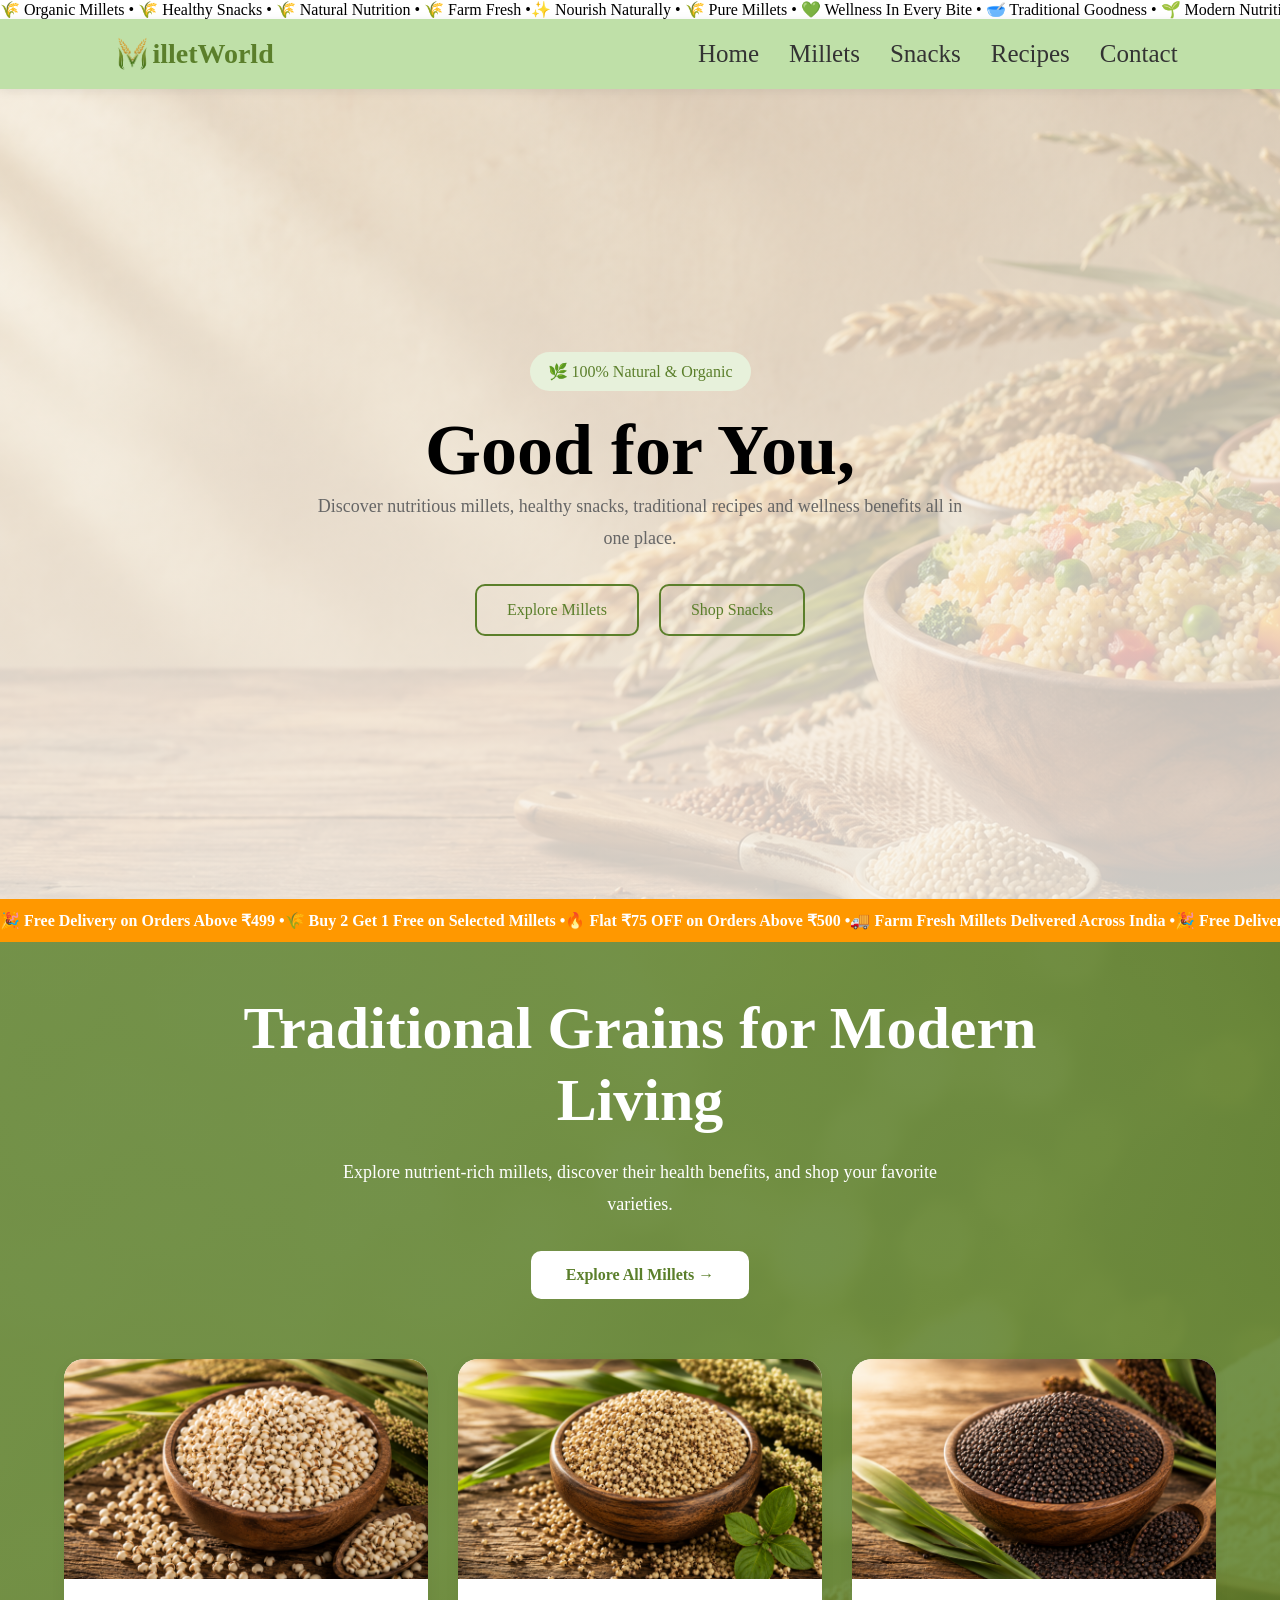
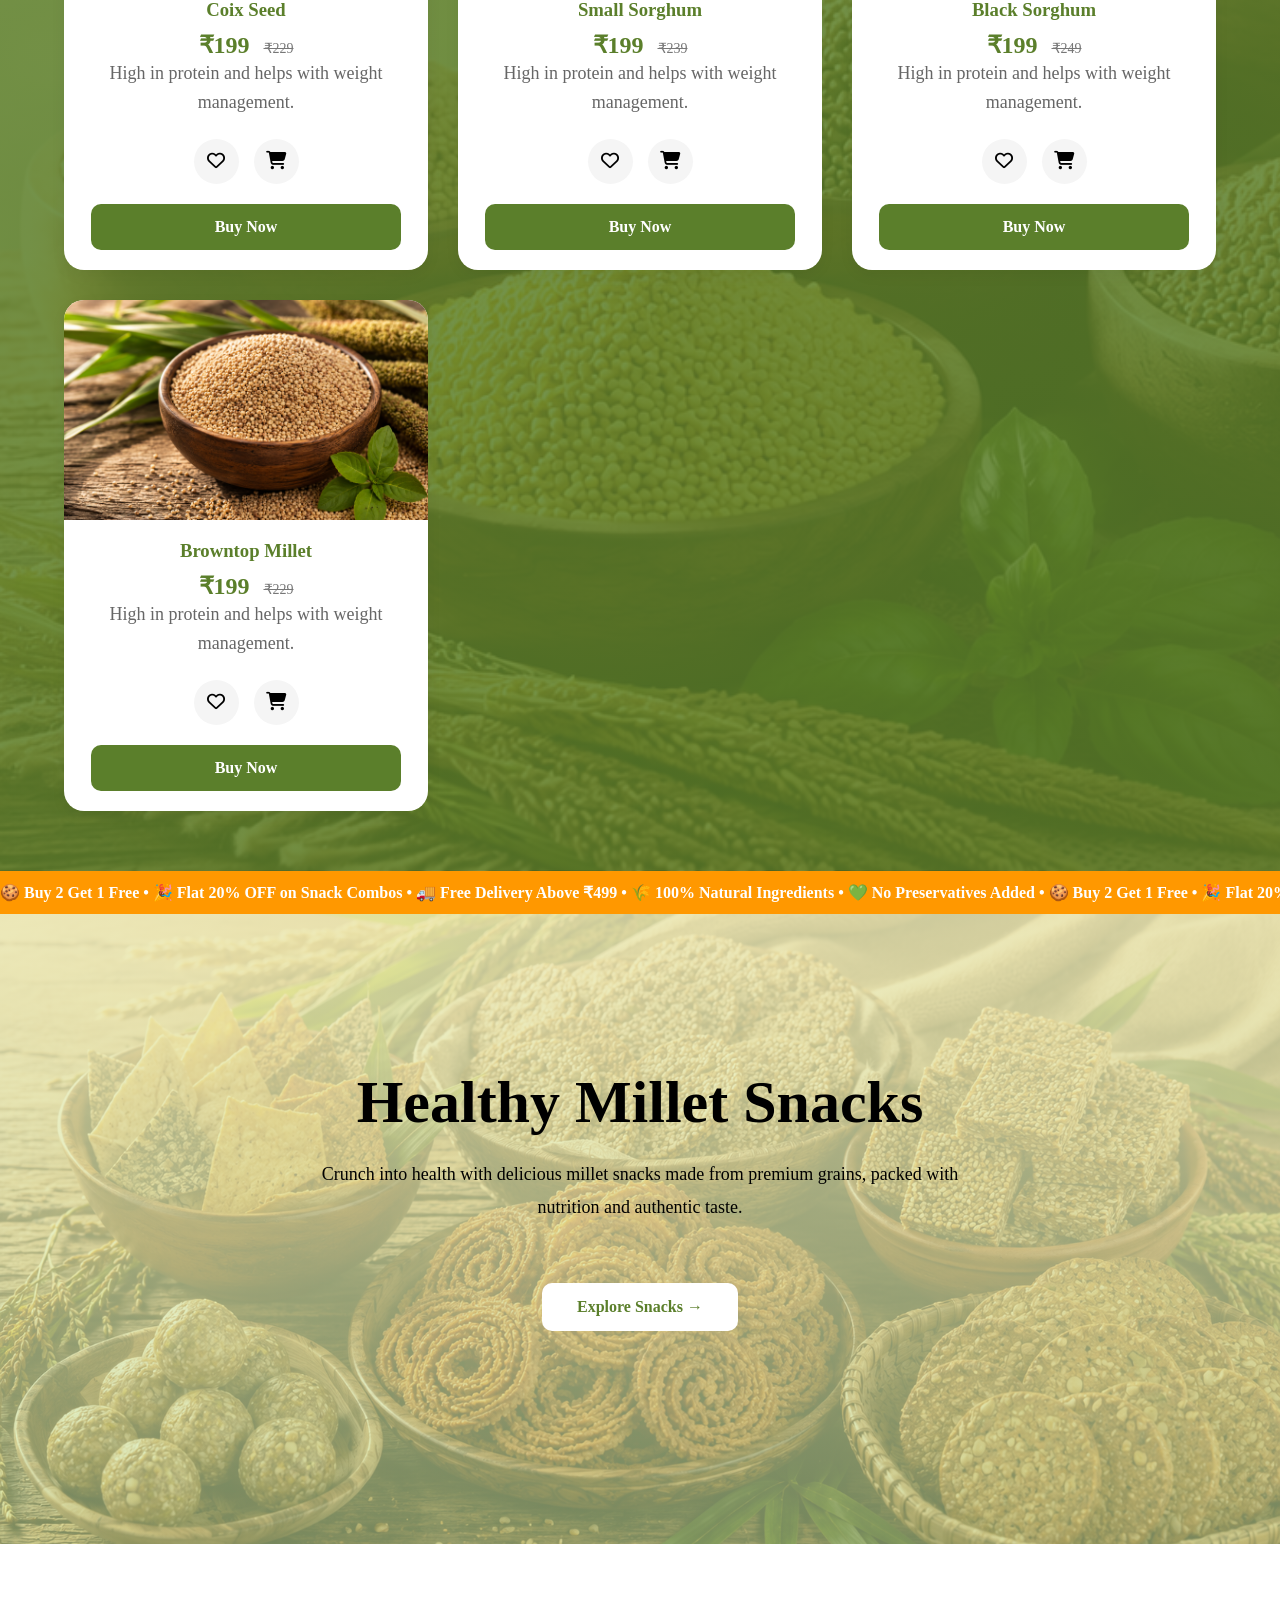
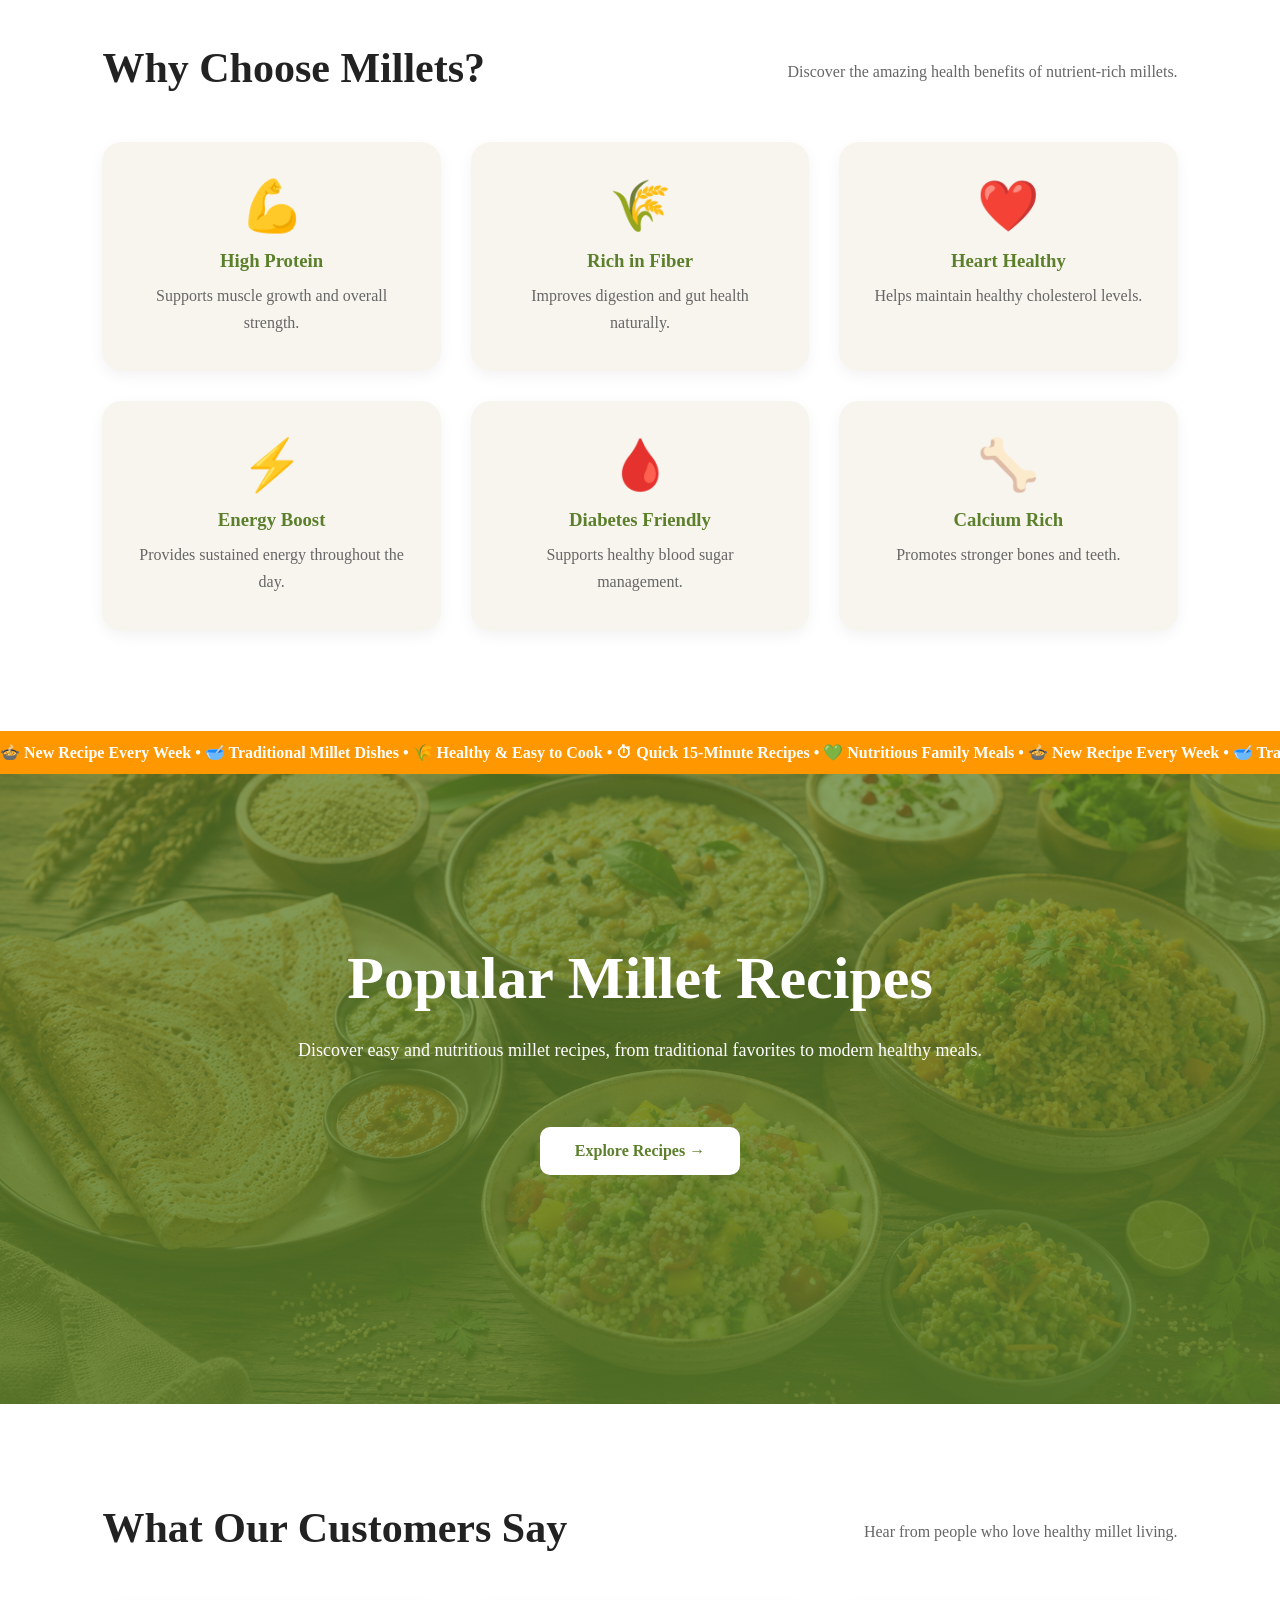
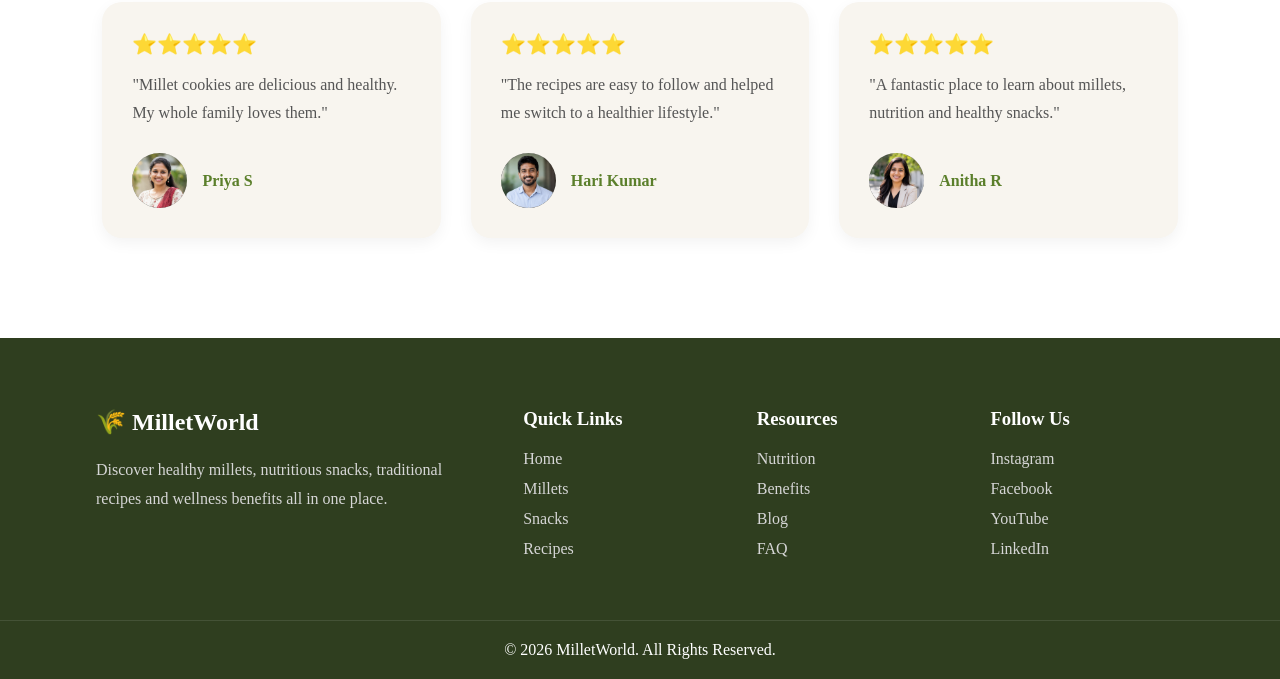
<file: index.html>
<!DOCTYPE html>
<html lang="en">

<head>
    <meta charset="UTF-8">
    <meta name="viewport" content="width=device-width, initial-scale=1.0">
    <title>MilletWorld</title>
    <link rel="stylesheet" href="./index.css" />
    <link rel="stylesheet" href="./featured.css" />
    <link
        href="https://fonts.googleapis.com/css2?family=Cormorant+Garamond:wght@500;600;700&family=Poppins:wght@300;400;500;600&display=swap"
        rel="stylesheet">
    <link rel="stylesheet" href="https://cdnjs.cloudflare.com/ajax/libs/font-awesome/6.5.1/css/all.min.css">
</head>

<body>

    <div class="marquee">
        <span>
            🌾 Organic Millets • 🌾 Healthy Snacks • 🌾 Natural Nutrition • 🌾 Farm Fresh •✨ Nourish Naturally • 🌾 Pure
            Millets • 💚 Wellness In Every Bite • 🥣 Traditional Goodness • 🌱 Modern Nutrition • 🌾 Organic Millets •
            🌾 Healthy Snacks • 🌾 Natural Nutrition • 🌾 Farm Fresh •✨ Nourish Naturally • 🌾 Pure
            Millets • 💚 Wellness In Every Bite • 🥣 Traditional Goodness • 🌱 Modern Nutrition •
        </span>
    </div>
    <!-- navbar section -->
    <nav class="navbar">

        <div class="logo">
            <img src="./image/logo-removebg-preview.png" alt="MilletWorld Logo">
            <span>illetWorld</span>
        </div>

        <ul class="nav-links">
            <li><a href="./index.html">Home</a></li>
            <li><a href="./featured.html">Millets</a></li>
            <li><a href="./snacks.html">Snacks</a></li>
            <li><a href="./recipes.html">Recipes</a></li>
            <li><a href="#contact">Contact</a></li>

        </ul>
        <!-- <div class="nav-icons">
                <i class="fa-solid fa-magnifying-glass"></i>
                <i class="fa-solid fa-cart-shopping"></i>
            </div> -->

        <div class="menu-container">
            <button class="menu-btn"><i class="fa-solid fa-bars" style="color: rgb(0, 0, 0);"></i></button>
            <ul class="mobile-menu">
                <li><a href="./index.html">Home</a></li>
                <li><a href="./featured.html">Millets</a></li>
                <li><a href="./snacks.html">Snacks</a></li>
                <li><a href="./recipes.html">Recipes</a></li>
                <li><a href="#contact">Contact</a></li>
            </ul>
        </div>
    </nav>

    <!-- Hero banner section -->
    <section id="home" class="hero">

        <div class="hero-content">

            <span class="hero-badge">
                🌿 100% Natural & Organic
            </span>

            <h1>
                Good for You,<br>
                <span class="typing"></span>
            </h1>

            <p>
                Discover nutritious millets, healthy snacks,
                traditional recipes and wellness benefits
                all in one place.
            </p>

            <div class="hero-buttons">
                <a href="./featured.html" class="btn-primary">
                    Explore Millets
                </a>

                <a href="./snacks.html" class="btn-secondary">
                    Shop Snacks
                </a>
            </div>

        </div>
    </section>
    <div class="offer-bar">
        <div class="offer-track">
            🎉 Free Delivery on Orders Above ₹499 •🌾 Buy 2 Get 1 Free on Selected Millets •🔥 Flat ₹75 OFF on Orders
            Above ₹500 •🚚 Farm Fresh Millets Delivered Across India •🎉 Free Delivery on Orders Above ₹499 •🌾 Buy 2
            Get 1 Free on Selected Millets •
        </div>

    </div>
    <section class="millet-banner">

        <div class="banner-content">

            <h2>Traditional Grains for Modern Living</h2>

            <p>
                Explore nutrient-rich millets, discover their health benefits,
                and shop your favorite varieties.
            </p>

            <a href="./featured.html" class="banner-btn">
                Explore All Millets →
            </a>

        </div>
        <div class="millet-grid" style="margin-bottom: 10px;">
            <div class="millet-card">
                <img src="./image/Coix Seed.png" alt="Coix Seed">
                <h3>Coix Seed</h3>
                <div class="price">
                    ₹199
                    <span class="old-price">₹229</span>
                </div>
                <p>High in protein and helps with weight management.</p>
                <div class="card-icons">
                    <button class="fav-btn">
                        <i class="fa-regular fa-heart"></i>
                    </button>

                    <button class="cart-btn ">
                        <i class="fa-solid fa-cart-shopping"></i>
                    </button>
                </div>

                <button class="buy-btn">
                    Buy Now
                </button>
            </div>

            <div class="millet-card">
                <img src="./image/Small Sorghum.png" alt="Small Sorghum">
                <h3>Small Sorghum</h3>
                <div class="price">
                    ₹199
                    <span class="old-price">₹239</span>
                </div>
                <p>High in protein and helps with weight management.</p>
                <div class="card-icons">
                    <button class="fav-btn">
                        <i class="fa-regular fa-heart"></i>
                    </button>

                    <button class="cart-btn">
                        <i class="fa-solid fa-cart-shopping"></i>
                    </button>
                </div>

                <button class="buy-btn">
                    Buy Now
                </button>
            </div>
            <div class="millet-card">
                <img src="./image/Black Sorghum.png" alt="Black Sorghum">
                <h3>Black Sorghum</h3>
                <div class="price">
                    ₹199
                    <span class="old-price">₹249</span>
                </div>
                <p>High in protein and helps with weight management.</p>
                <div class="card-icons">
                    <button class="fav-btn">
                        <i class="fa-regular fa-heart"></i>
                    </button>

                    <button class="cart-btn">
                        <i class="fa-solid fa-cart-shopping"></i>
                    </button>
                </div>

                <button class="buy-btn">
                    Buy Now
                </button>
            </div>
            <!-- Browntop -->
            <div class="millet-card">
                <img src="./image/Browntop.png" alt="Browntop">
                <h3>Browntop Millet</h3>
                <div class="price">
                    ₹199
                    <span class="old-price">₹229</span>
                </div>
                <p>High in protein and helps with weight management.</p>
                <div class="card-icons">
                    <button class="fav-btn">
                        <i class="fa-regular fa-heart"></i>
                    </button>

                    <button class="cart-btn">
                        <i class="fa-solid fa-cart-shopping"></i>
                    </button>
                </div>

                <button class="buy-btn">
                    Buy Now
                </button>

            </div>

        </div>

    </section>


    <!-- healthy-snacks section -->
    <div class="offer-bar">
        <div class="offer-track">
            🍪 Buy 2 Get 1 Free •
            🎉 Flat 20% OFF on Snack Combos •
            🚚 Free Delivery Above ₹499 •
            🌾 100% Natural Ingredients •
            💚 No Preservatives Added •

            🍪 Buy 2 Get 1 Free •
            🎉 Flat 20% OFF on Snack Combos •
            🚚 Free Delivery Above ₹499 •
            🌾 100% Natural Ingredients •
            💚 No Preservatives Added •
        </div>
    </div>
    <section class="healthy-snacks">

        <div class="banner-content">
            <h2>Healthy Millet Snacks</h2>

            <p>
                Crunch into health with delicious millet snacks made from
                premium grains, packed with nutrition and authentic taste.
            </p>

            <a href="./snacks.html" class="banner-btn">
                Explore Snacks →
            </a>
        </div>

    </section>

    <!-- nutrition section -->
    <section class="nutrition">

        <div class="section-header">
            <h2>Why Choose Millets?</h2>
            <p>
                Discover the amazing health benefits of nutrient-rich millets.
            </p>
        </div>

        <div class="benefit-grid">

            <div class="benefit-card">
                <div class="icon">💪</div>
                <h3>High Protein</h3>
                <p>Supports muscle growth and overall strength.</p>
            </div>

            <div class="benefit-card">
                <div class="icon">🌾</div>
                <h3>Rich in Fiber</h3>
                <p>Improves digestion and gut health naturally.</p>
            </div>

            <div class="benefit-card">
                <div class="icon">❤️</div>
                <h3>Heart Healthy</h3>
                <p>Helps maintain healthy cholesterol levels.</p>
            </div>

            <div class="benefit-card">
                <div class="icon">⚡</div>
                <h3>Energy Boost</h3>
                <p>Provides sustained energy throughout the day.</p>
            </div>

            <div class="benefit-card">
                <div class="icon">🩸</div>
                <h3>Diabetes Friendly</h3>
                <p>Supports healthy blood sugar management.</p>
            </div>

            <div class="benefit-card">
                <div class="icon">🦴</div>
                <h3>Calcium Rich</h3>
                <p>Promotes stronger bones and teeth.</p>
            </div>

        </div>

    </section>

    <!-- recipes section -->
    <div class="offer-bar">
        <div class="offer-track">
            🍲 New Recipe Every Week •
            🥣 Traditional Millet Dishes •
            🌾 Healthy & Easy to Cook •
            ⏱ Quick 15-Minute Recipes •
            💚 Nutritious Family Meals •

            🍲 New Recipe Every Week •
            🥣 Traditional Millet Dishes •
            🌾 Healthy & Easy to Cook •
            ⏱ Quick 15-Minute Recipes •
            💚 Nutritious Family Meals •
        </div>
    </div>
    <section class="recipes-banner">

        <div class="banner-content">
            <h2>Popular Millet Recipes</h2>

            <p>
                Discover easy and nutritious millet recipes,
                from traditional favorites to modern healthy meals.
            </p>

            <a href="./recipes.html" class="banner-btn">
                Explore Recipes →
            </a>
        </div>

    </section>

    <!-- Testimonials section -->
    <section class="testimonials">

        <div class="section-header">
            <h2>What Our Customers Say</h2>
            <p>
                Hear from people who love healthy millet living.
            </p>
        </div>

        <div class="testimonial-grid">

            <div class="testimonial-card">
                <div class="stars">⭐⭐⭐⭐⭐</div>

                <p>
                    "Millet cookies are delicious and healthy.
                    My whole family loves them."
                </p>

                <div class="user">
                    <img src="./image/Priya S.png" alt="">
                    <h4>Priya S</h4>
                </div>
            </div>

            <div class="testimonial-card">
                <div class="stars">⭐⭐⭐⭐⭐</div>

                <p>
                    "The recipes are easy to follow and helped
                    me switch to a healthier lifestyle."
                </p>

                <div class="user">
                    <img src="./image/Hari kumar.png" alt="">
                    <h4>Hari Kumar</h4>
                </div>
            </div>

            <div class="testimonial-card">
                <div class="stars">⭐⭐⭐⭐⭐</div>

                <p>
                    "A fantastic place to learn about millets,
                    nutrition and healthy snacks."
                </p>

                <div class="user">
                    <img src="./image/Anitha.png" alt="">
                    <h4>Anitha R</h4>
                </div>
            </div>

        </div>

    </section>

    <!-- Footer section -->
    <footer id="contact" class="footer">

        <div class="footer-container">

            <div class="footer-col">
                <h2>🌾 MilletWorld</h2>

                <p>
                    Discover healthy millets, nutritious snacks,
                    traditional recipes and wellness benefits
                    all in one place.
                </p>
            </div>

            <div class="footer-col">
                <h3>Quick Links</h3>

                <ul>
                    <li><a href="#home">Home</a></li>
                    <li><a href="#millets">Millets</a></li>
                    <li><a href="#snacks">Snacks</a></li>
                    <li><a href="#recipes">Recipes</a></li>
                    <!-- <li><a href="#contact">Contact</a></li> -->
                </ul>
            </div>

            <div class="footer-col">
                <h3>Resources</h3>

                <ul>
                    <li><a href="#">Nutrition</a></li>
                    <li><a href="#">Benefits</a></li>
                    <li><a href="#">Blog</a></li>
                    <li><a href="#">FAQ</a></li>
                </ul>
            </div>

            <div class="footer-col">
                <h3>Follow Us</h3>

                <ul>
                    <li><a href="#">Instagram</a></li>
                    <li><a href="#">Facebook</a></li>
                    <li><a href="#">YouTube</a></li>
                    <li><a href="#">LinkedIn</a></li>
                </ul>
            </div>

        </div>

        <div class="footer-bottom">
            <p>
                © 2026 MilletWorld. All Rights Reserved.
            </p>
        </div>

    </footer>

</body>

</html>
</file>
<file: index.css>
* {
    margin: 0;
    padding: 0;
    box-sizing: border-box;
    font-family: cursive;
}

.marquee {
    overflow: hidden;
    white-space: nowrap;
    display: block;
    justify-content: space-between;
}

.marquee span {
    display: inline-block;
    animation: marquee 30s linear infinite;
}

@keyframes marquee {
    from {
        transform: translateX(0);
    }

    to {
        transform: translateX(calc(-50%));
    }
}

/* navbar */
.logo {
    display: flex;
    align-items: center;
    margin-left: 0;
}

.logo img {
    width: 60px;
    height: auto;
    display: block;
}

.logo span {
    font-size: 28px;
    font-weight: 700;
    line-height: 1;
    color: #5b7f2b;
    margin-left: -10px;
}

.navbar {
    font-size: 25px;
    display: flex;
    justify-content: space-between;
    align-items: center;
    padding: 5px 8%;
    background: #bfe0a8;
    position: sticky;
    top: 0;
    z-index: 1000;
    box-shadow: 0 2px 10px rgba(0, 0, 0, .08);
    overflow: visible;
}

.nav-links {
    display: flex;
    gap: 30px;
    list-style: none;
}

.nav-links a {
    text-decoration: none;
    color: #333;
    position: relative;
    transition: .3s;
}

.nav-links a:hover {
    color: #5b7f2b;
    transform: translateY(-2px);
}

.nav-links a::after {
    content: "";
    position: absolute;
    left: 0;
    bottom: -5px;
    width: 0;
    height: 2px;
    background: #5b7f2b;
    transition: .3s;
}

.nav-links a:hover::after {
    width: 100%;
}

.nav-links a.active {
    color: #5b7f2b;
}

.nav-links a.active::after {
    width: 100%;
}

.menu-container {
    display: none;
    position: relative;
}

.menu-btn {
    padding: 10px 15px;
    border: none;
    cursor: pointer;
    background: #5b7f2b;
    color: white;
    border-radius: 8px;
}

.mobile-menu {
    position: absolute;
    top: 50px;
    right: 0;
    width: 200px;
    background: white;
    list-style: none;
    box-shadow: 0 10px 20px rgba(0, 0, 0, .1);
    z-index: 9999;
    opacity: 0;
    visibility: hidden;
    transition: .3s;
}

.mobile-menu li a {
    display: block;
    padding: 12px 15px;
    text-decoration: none;
    color: #333;
}

.mobile-menu li a:hover {
    background: #f5f5f5;
}



.menu-container:hover .mobile-menu {
    opacity: 1;
    visibility: visible;
}

.menu-container:hover .mobile-menu,
.mobile-menu:hover {
    opacity: 1;
    visibility: visible;
}

@media(max-width:750px) {

    .nav-links {
        display: none;
    }

    .menu-container {
        display: block;
    }

}

/* Hero banner */
.hero {
    min-height: 90vh;
    background-size: cover;
    background-position: center;
    background:
        linear-gradient(rgba(248, 245, 239, 0.63),
            rgba(248, 245, 239, .82)),
        url("./image/hero_bg.png");
    display: flex;
    justify-content: space-between;
    align-items: center;
    padding: 60px 8%;
}

.hero-content {
    max-width: 700px;
    margin: auto;
    text-align: center;
}

.hero-badge {
    display: inline-block;
    background: #e7f1db;
    color: #5b7f2b;
    padding: 10px 18px;
    border-radius: 30px;
    margin-bottom: 20px;
}

.hero-content h1 {
    font-size: 72px;
    line-height: 1.1;
    font-weight: 700;
}

.hero-content h1 span {
    color: #5b7f2b;
}

.typing::after {
    content: "";
    animation: words 8s infinite;
    color: #5b7f2b;
}

@keyframes words {

    0%,
    25% {
        content: "Good for the Planet";
    }

    26%,
    50% {
        content: "Healthy Living";
    }

    51%,
    75% {
        content: "Organic Nutrition";
    }

    76%,
    100% {
        content: "Millet Power";
    }
}

.hero-content p {
    font-size: 18px;
    color: #666;
    line-height: 1.8;
    max-width: 650px;
    margin: 0 auto 30px;
    margin-bottom: 30px;
}

.hero-buttons {
    display: flex;
    justify-content: center;
    gap: 20px;
}

.btn-primary {
    text-decoration: none;
    border: 2px solid #5b7f2b;
    color: #5b7f2b;
    padding: 15px 30px;
    border-radius: 10px;
    transition: .3s;
}

.btn-primary:hover {
    transform: translateY(-3px);
    background: #5b7f2b;
    color: white;
}

.btn-secondary {
    text-decoration: none;
    border: 2px solid #5b7f2b;
    color: #5b7f2b;
    padding: 15px 30px;
    border-radius: 10px;
    transition: .3s;
}

.btn-secondary:hover {
    transform: translateY(-3px);
    background: #5b7f2b;
    color: white;
}

@media(max-width:768px) {

    .hero-content h1 {
        font-size: 42px;
    }

}

@media(max-width:768px) {

    .hero {
        flex-direction: column;
        text-align: center;
        gap: 40px;
    }

    .hero-content {
        width: 100%;
    }

    .hero-content h1 {
        font-size: 42px;
    }

    .hero-buttons {
        justify-content: center;
        flex-wrap: wrap;
    }

}


.offer-bar {
    background: #ff9800;
    color: white;
    padding: 12px 0;
    overflow: hidden;
    white-space: nowrap;
    justify-content: space-between;
    font-weight: 600;
}

.offer-track {
    display: inline-block;
    animation: marque 20s linear infinite;
}

@keyframes marque {
    from {
        transform: translateX(0);
    }

    to {
        transform: translateX(calc(-50%));
    }
}

.millet-banner {
    padding: 50px 5%;
    display: flex;
    flex-direction: column;
    justify-content: center;
    text-align: center;
    background:
        linear-gradient(rgba(91, 127, 43, .85),
            rgba(91, 127, 43, .85)),
        url("./image/millet_bg.png");
    background-size: cover;
    background-position: center;
    color: white;
}

.banner-content {
    max-width: 800px;
    margin: 0 auto 60px;
}

.millet-banner h2 {
    font-size: 60px;
    margin-bottom: 20px;
    line-height: 1.2;
}

.millet-banner p {
    max-width: 650px;
    margin: auto;
    line-height: 1.8;
    font-size: 18px;
}

.banner-btn {
    display: inline-block;
    margin-top: 30px;
    padding: 15px 35px;
    color: #5b7f2b;
    text-decoration: none;
    background-color: white;
    border-radius: 10px;
    font-weight: 600;
}

.banner-btn:hover {
    transform: translateY(-3px);
    background: #5b7f2b;
    color: white;
}

.section-header {
    display: flex;
    justify-content: space-between;
    align-items: center;
    margin-bottom: 50px;
}

.section-header h2 {
    font-size: 42px;
    color: #222;
}

.section-header p {
    color: #666;
    margin-top: 8px;
}

.price {
    color: #5b7f2b;
    font-size: 24px;
    font-weight: 700;
}

.old-price {
    text-decoration: line-through;
    color: #999;
    font-size: 16px;
    margin-left: 8px;
}
.card-icons{
    display:flex;
    justify-content:center;
    gap:15px;
    margin:20px 0;
}

.fav-btn,
.cart-btn{
    width:45px;
    height:45px;
    border:none;
    border-radius:50%;
    background:#f5f5f5;
    cursor:pointer;
    font-size:18px;
    transition:.3s;
    display:flex;
    justify-content:center;
    align-items:center;
}

.fav-btn:hover,
.cart-btn:hover{
    background:#5b7f2b;
    color:white;
}

input[type="checkbox"]:checked + .fav-btn{
    color:red;
    background:#ffe5e5;
}
/* snacks */
.offer-bar {
    width: 100%;
    overflow: hidden;
    background: #ff9800;
    padding: 12px 0;
    white-space: nowrap;
}

.offer-track {
    display: inline-block;
    color: white;
    font-weight: 600;
    animation: snackOffer 30s linear infinite;
}

@keyframes snackOffer {
    from {
        transform: translateX(0);
    }

    to {
        transform: translateX(-100%);
    }
}

.healthy-snacks {
    min-height: 70vh;
    padding: 80px 5%;
    display: flex;
    justify-content: center;
    align-items: center;
    text-align: center;
    background:
        linear-gradient(rgba(235, 234, 182, 0.85),
            rgba(197, 228, 157, 0.584)),
        url("./image/sweet_bg.png");
    background-size: cover;
    background-position: center;
    background-repeat: no-repeat;
    color: black;
}

.healthy-snacks .banner-content {
    max-width: 700px;
}

.healthy-snacks h2 {
    font-size: 60px;
    margin-bottom: 20px;
    line-height: 1.2;
}

.healthy-snacks p {
    font-size: 18px;
    line-height: 1.8;
    margin-bottom: 30px;
}

.banner-btn {
    display: inline-block;
    padding: 15px 35px;
    background: white;
    color: #5b7f2b;
    text-decoration: none;
    border-radius: 10px;
    font-weight: 600;
    transition: .3s;
}

.banner-btn:hover {
    transform: translateY(-3px);
}


.nutrition {
    padding: 100px 8%;
    background: #ffffff;
}

.benefit-grid {
    display: grid;
    grid-template-columns: repeat(3, 1fr);
    gap: 30px;
    margin-top: 50px;
}

.benefit-card {
    background: #f8f5ef;
    padding: 35px;
    border-radius: 20px;
    text-align: center;
    transition: .4s;
    box-shadow: 0 5px 15px rgba(0, 0, 0, .05);
}

.benefit-card:hover {
    transform: translateY(-10px);
    box-shadow: 0 15px 30px rgba(0, 0, 0, .1);
}

.icon {
    font-size: 50px;
    margin-bottom: 15px;
}

.benefit-card h3 {
    color: #5b7f2b;
    margin-bottom: 10px;
}

.benefit-card p {
    color: #666;
    line-height: 1.7;
}

@media(max-width:900px) {

    .benefit-grid {
        grid-template-columns: repeat(2, 1fr);
    }

}

@media(max-width:600px) {

    .benefit-grid {
        grid-template-columns: 1fr;
    }

}

.recipes-banner {
    min-height: 70vh;
    padding: 80px 5%;
    display: flex;
    flex-direction: column;
    justify-content: center;
    align-items: center;
    text-align: center;
    background:
        linear-gradient(rgba(91, 127, 43, 0.732),
            rgba(91, 127, 43, .85)),
        url("./image/recipes_bg.png");
    background-size: cover;
    background-position: center;
    background-repeat: no-repeat;
    color: white;
}

.recipes-banner .banner-content {
    max-width: 700px;
}

.recipes-banner h2 {
    font-size: 60px;
    margin-bottom: 20px;
    line-height: 1.2;
}

.recipes-banner p {
    font-size: 18px;
    line-height: 1.8;
    margin-bottom: 30px;
}



/* Testimonials */
.testimonials {
    padding: 100px 8%;
    background: #ffffff;
}

.testimonial-grid {
    display: grid;
    grid-template-columns: repeat(auto-fit, minmax(280px, 1fr));
    gap: 30px;
}

.testimonial-card {
    background: #f8f5ef;
    padding: 30px;
    border-radius: 20px;
    transition: .4s;
    box-shadow: 0 5px 15px rgba(0, 0, 0, .05);
}

.testimonial-card:hover {
    transform: translateY(-10px);
    box-shadow: 0 15px 30px rgba(0, 0, 0, .1);
}

.stars {
    font-size: 20px;
    margin-bottom: 15px;
}

.testimonial-card p {
    color: #555;
    line-height: 1.8;
    margin-bottom: 25px;
}

.user {
    display: flex;
    align-items: center;
    gap: 15px;
}

.user img {
    width: 55px;
    height: 55px;
    border-radius: 50%;
    object-fit: cover;
}

.user h4 {
    color: #5b7f2b;
}

@media(max-width:992px) {

    .testimonial-grid {
        grid-template-columns: repeat(2, 1fr);
    }

}

@media(max-width:576px) {

    .testimonial-grid {
        grid-template-columns: 1fr;
    }

}

.footer {
    background: #2f3e1f;
    color: white;
    padding-top: 70px;
}

.footer-container {
    width: 85%;
    margin: auto;
    display: grid;
    grid-template-columns: 2fr 1fr 1fr 1fr;
    gap: 40px;
}

.footer-col h2 {
    margin-bottom: 20px;
}

.footer-col h3 {
    margin-bottom: 20px;
}

.footer-col p {
    line-height: 1.8;
    color: #d6d6d6;
}

.footer-col ul {
    list-style: none;
}

.footer-col ul li {
    margin-bottom: 12px;
}

.footer-col ul li a {
    text-decoration: none;
    color: #d6d6d6;
    transition: .3s;
}

.footer-col ul li a:hover {
    color: #a4c66f;
}

.footer-bottom {
    text-align: center;
    margin-top: 50px;
    padding: 20px;
    border-top: 1px solid rgba(255, 255, 255, .1);
}

@media(max-width:992px) {

    .footer-container {
        grid-template-columns: repeat(2, 1fr);
    }

}

@media(max-width:576px) {

    .footer-container {
        grid-template-columns: 1fr;
        text-align: center;
    }

}

/* Mobile Image Size */
@media(max-width:768px) {

    .millet-card img,
    .snack-card img,
    .recipe-card img {
        height: 180px;
    }

}

/* Section Padding Mobile */
@media(max-width:768px) {

    .featured-millets,
    .healthy-snacks,
    .nutrition,
    .recipes,
    .testimonials {
        padding: 60px 5%;
    }

}

/* Section Header Mobile */
@media(max-width:768px) {

    .section-header {
        flex-direction: column;
        text-align: center;
        gap: 15px;
    }

}
</file>
<file: featured.css>
*{
    margin: 0;
    padding: 0;
    box-sizing: border-box;
}

/* featured-millets */
 .featured-millets{
    padding:50px 4%;
    background:#f8f5ef;
}

.section-header{
    display:flex;
    justify-content:space-between;
    align-items:center;
    margin-bottom:50px;
}

.section-header h2{
    font-size:42px;
    color:#222;
}

.section-header p{
    color:#666;
    margin-top:8px;
}

 

.millet-grid{
    display:grid;
    grid-template-columns:repeat(auto-fit,minmax(280px,1fr));
    gap:30px;
}

.millet-card{
    background:#fff;
    border-radius:20px;
    overflow:hidden;
    /* border:1px solid #a3ef0b95; */
    transition:.4s;
    box-shadow:0 5px 15px rgba(0,0,0,.05);
     display:flex;
    flex-direction:column;
}

.millet-card:hover{
    transform:translateY(-10px);
    box-shadow:0 15px 30px rgba(0,0,0,.12);
}

.millet-card img{
    width:100%;
    height:220px;
    object-fit:cover;
    transition:.4s;
}

.millet-card:hover img{
    transform:scale(1.05);
}

.millet-card h3{
    padding:20px 20px 10px;
    color:#5b7f2b;
}

.price{
    padding:0 20px;
    font-size:24px;
    font-weight:700;
    color:#5b7f2b;
}

.price span{
    font-size:14px;
    color:#777;
    font-weight:400;
}

.millet-card p{
    padding:0 20px;
    color:#666;
    line-height:1.6;
     min-height:60px;
}

.millet-card a{
    display:inline-block;
    margin:20px;
    text-decoration:none;
    color:#5b7f2b;
    font-weight:600;
}
.card-icons{
    display:flex;
    justify-content:center;
    gap:15px;
    margin:20px 0;
}

.fav-btn,
.cart-btn{
    width:45px;
    height:45px;
    border:none;
    border-radius:50%;
    background:#f5f5f5;
    cursor:pointer;
    font-size:18px;
    transition:.3s;
    display:flex;
    justify-content:center;
    align-items:center;
}

.fav-btn:hover,
.cart-btn:hover{
    background:#5b7f2b;
    color:white;
}

input[type="checkbox"]:checked + .fav-btn{
    color:red;
    background:#ffe5e5;
}
.buy-btn{
    width:85%;
    margin:0 auto 20px;
    display:block;
    border:none;
    border-radius:10px;
    padding:14px;
    background:#5b7f2b;
    color:white;
    font-size:16px;
    font-weight:600;
    cursor:pointer;
    transition:.3s;
}

.buy-btn:hover{
    background:#476421;
    transform:translateY(-3px);
}
</file>
